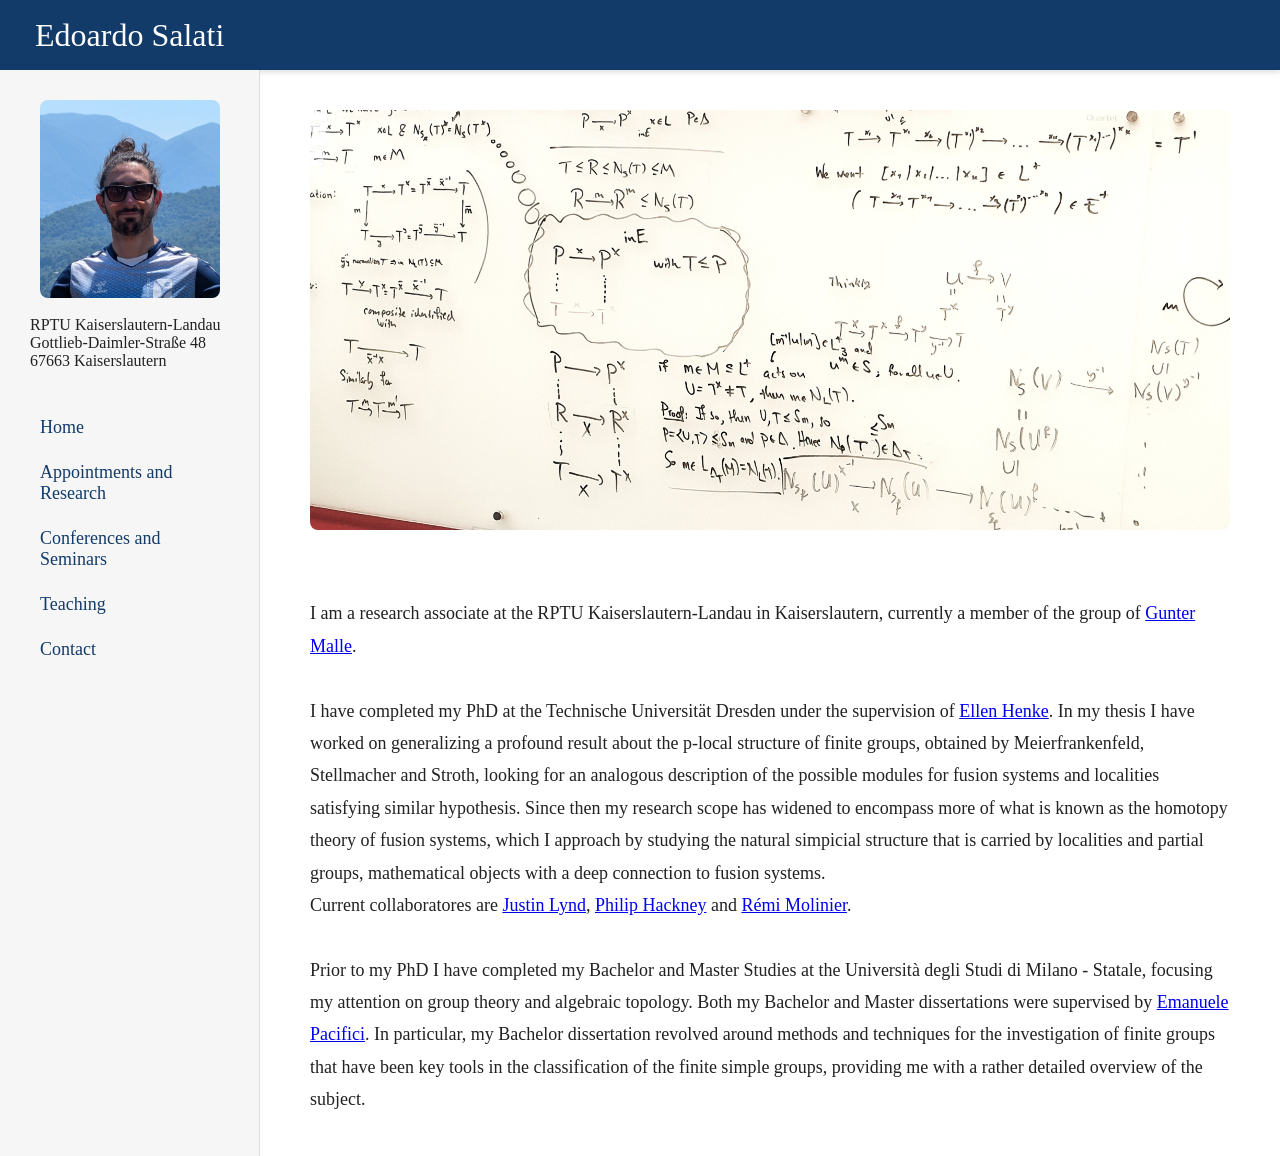
<file: index.html>
<!DOCTYPE html>

<html lang="en">

<head>

<meta charset="UTF-8">

<title>Edoardo Salati - Mathematician - Postdoc</title>

<meta name="description"
      content="Personal webpage of Edoardo Salati, mathematician working in algebra and homotopy theory, involved in both research and teaching.">

<link rel="stylesheet" href="style.css">

</head>


<body>


<header>

    Edoardo Salati

</header>



<div class="container">


<aside>


<img class="profile" src="foto-me.jpg" alt="">



<p class="address">

    <br>
RPTU Kaiserslautern-Landau  <br>
Gottlieb-Daimler-Straße 48  <br>
67663 Kaiserslautern 

</p>


<nav>

<a href="index.html">Home</a>

<a href="research.html">Appointments and Research</a>

<a href="conferences.html">Conferences and Seminars</a>

<a href="teaching.html">Teaching</a>

<a href="contact.html">Contact</a>

</nav>


</aside>



<main>


<div class="hero">

<img src="foto-home-3.jpg" alt="">

</div>




<p>

    <br>

        I am a research associate at the RPTU Kaiserslautern-Landau in Kaiserslautern, currently a member of the group of <a href="https://agag-malle.math.rptu.de/~malle/de/index.html">Gunter Malle</a>. 
        <br><br>
        I have completed my PhD at the Technische Universität Dresden under the supervision of <a href="https://tu-dresden.de/mn/math/algebra/henke">Ellen Henke</a>. In my thesis I have worked
        on generalizing a profound result about the p-local structure of finite groups, obtained by Meierfrankenfeld, Stellmacher and Stroth, looking for an analogous description of the possible 
        modules for fusion systems and localities satisfying similar hypothesis. Since then my research scope has widened to encompass more of what is known as the homotopy theory of 
        fusion systems, which I approach by studying the natural simpicial structure that is carried by localities and partial groups, mathematical objects with a deep connection to fusion systems.<br>
        Current collaboratores are <a href="https://userweb.ucs.louisiana.edu/~jxl7583/">Justin Lynd</a>,  
        <a href="http://phck.net/">Philip Hackney</a> and <a href="https://www-fourier.univ-grenoble-alpes.fr/~molinier/">R&eacute;mi Molinier</a>. 
        <br><br>
        Prior to my PhD I have completed my Bachelor and Master Studies at the Università degli Studi di Milano - Statale, focusing my attention on group theory and algebraic topology. 
        Both my Bachelor and Master dissertations were supervised by <a href="https://sites.google.com/unifi.it/pacifici/home">Emanuele Pacifici</a>. In particular, my Bachelor dissertation 
        revolved around methods and techniques for the investigation of finite groups that have been key tools in the classification of the finite simple groups, providing me with a rather 
        detailed overview of the subject.

</p>


</main>


</div>


</body>

</html>
</file>
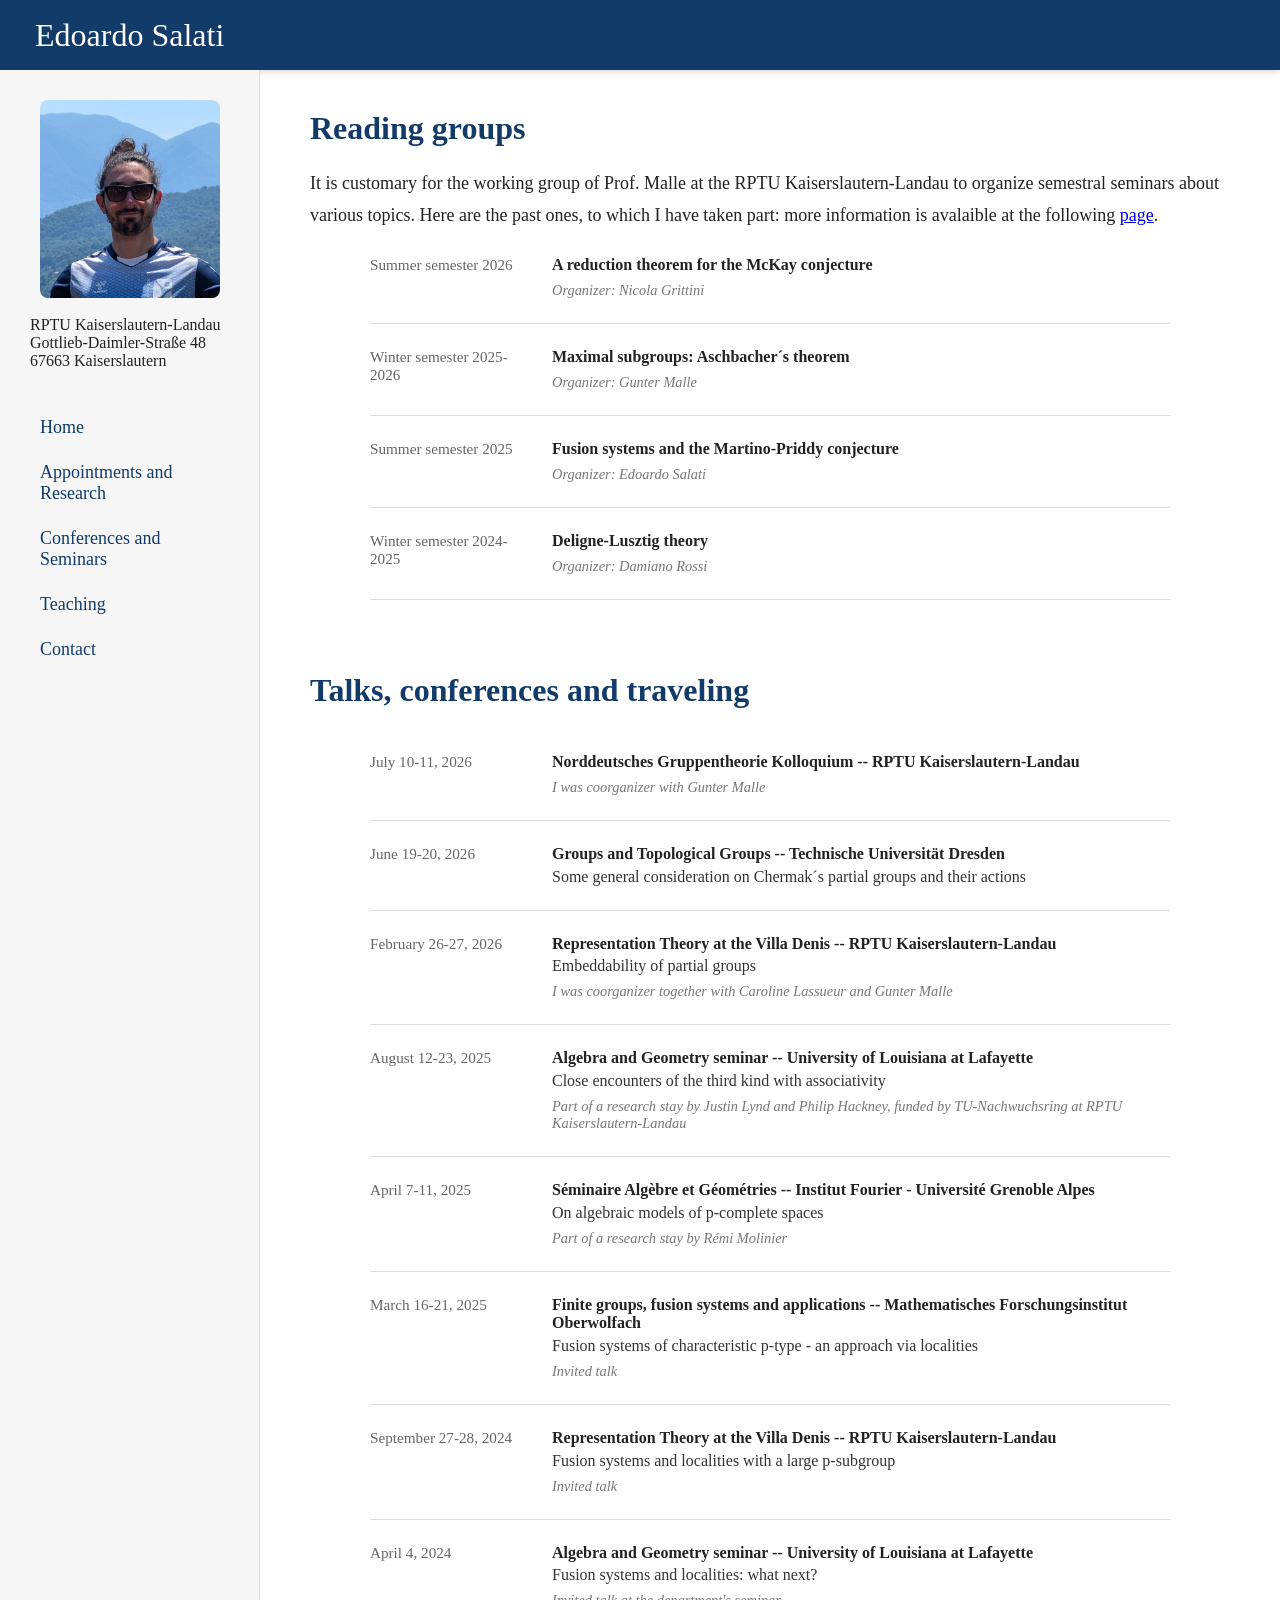
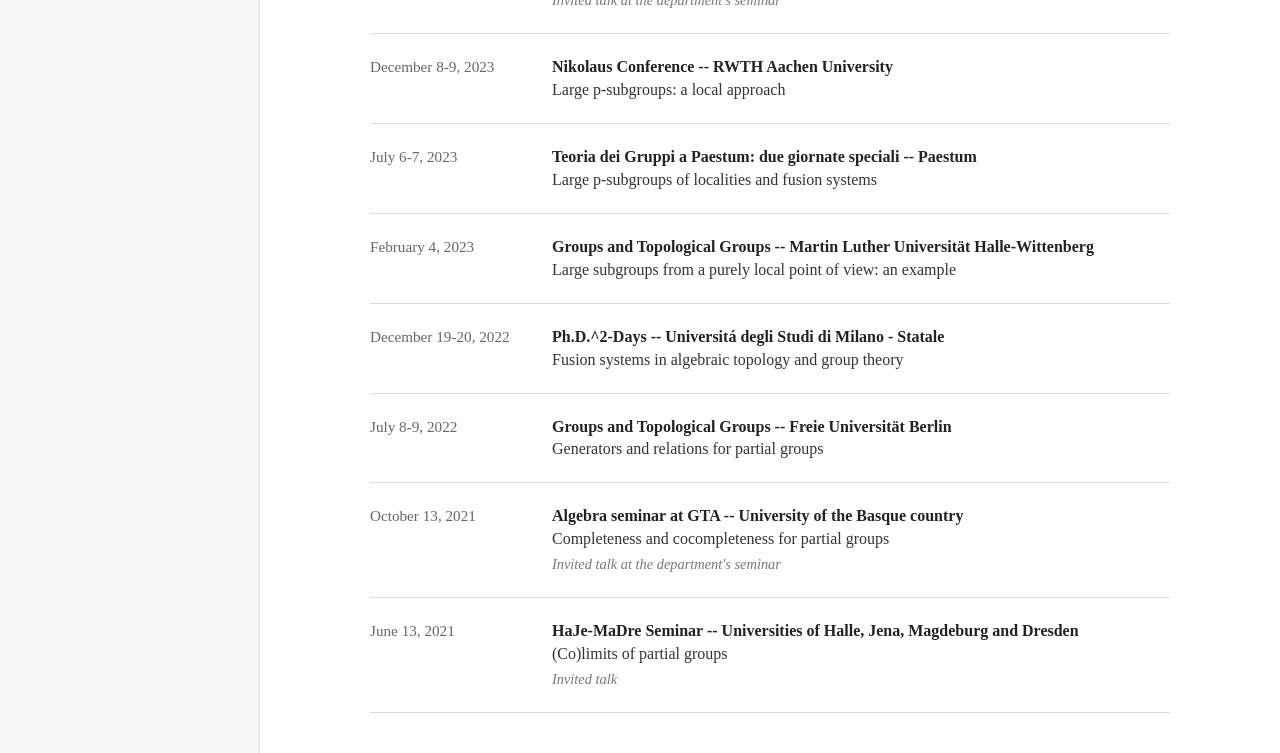
<file: conferences.html>
<!DOCTYPE html>

<html lang="en">

<head>

<meta charset="UTF-8">

<title>Conferences - Edoardo Salati</title>

<link rel="stylesheet" href="style.css">

</head>


<body>


<header>

Edoardo Salati

</header>


<div class="container">


<aside>

<img class="profile" src="foto-me.jpg">

<p class="address">
 
 <br>
RPTU Kaiserslautern-Landau   <br>
Gottlieb-Daimler-Straße 48  <br>
67663 Kaiserslautern

</p>


<nav>

<a href="index.html">Home</a>

<a href="research.html">Appointments and Research</a>

<a href="conferences.html">Conferences and Seminars</a>

<a href="teaching.html">Teaching</a>

<a href="contact.html">Contact</a>

</nav>


</aside>



<main>

<h2>Reading groups</h2>

 <p>It is customary for the working group of Prof. Malle at the RPTU Kaiserslautern-Landau to organize semestral seminars about various topics. Here are the past ones, to which I have taken part: more
  information is avalaible at the following <a href="https://math.rptu.de/ags/agag/aktivitaeten/oberseminare/oberseminar-representation-theory-ag-malle">page</a>.</p>

  <div class="talks">

   <div class="talk">
    <div class="date">Summer semester 2026</div>
    <div>
      <div class="conference">A reduction theorem for the McKay conjecture</div>
      <div class="talk-info">Organizer: Nicola Grittini</div>
    </div>
  </div>

   <div class="talk">
    <div class="date">Winter semester 2025-2026</div>
    <div>
      <div class="conference">Maximal subgroups: Aschbacher´s theorem</div>
      <div class="talk-info">Organizer: Gunter Malle</div>
    </div>
  </div>

   <div class="talk">
    <div class="date">Summer semester 2025</div>
    <div>
      <div class="conference">Fusion systems and the Martino-Priddy conjecture</div>
      <div class="talk-info">Organizer: Edoardo Salati</div>
    </div>
  </div>

 <div class="talk">
    <div class="date">Winter semester 2024-2025</div>
    <div>
      <div class="conference">Deligne-Lusztig theory</div>
      <div class="talk-info">Organizer: Damiano Rossi</div>
    </div>
 </div>

  </div>



 
<br><br><br><br>
 
<h2>Talks, conferences and traveling</h2>

<div class="talks">

 <div class="talk">
    <div class="date">July 10-11, 2026</div>
    <div>
      <div class="conference">Norddeutsches Gruppentheorie Kolloquium -- RPTU Kaiserslautern-Landau</div>
      <div class="talk-info">I was coorganizer with Gunter Malle</div>
    </div>
  </div>

 <div class="talk">
    <div class="date">June 19-20, 2026</div>
    <div>
      <div class="conference">Groups and Topological Groups -- Technische Universit&auml;t Dresden</div>
      <div class="title">Some general consideration on Chermak´s partial groups and their actions</div>
    </div>
  </div>

 <div class="talk">
    <div class="date">February 26-27, 2026</div>
    <div>
      <div class="conference">Representation Theory at the Villa Denis -- RPTU Kaiserslautern-Landau</div>
      <div class="title">Embeddability of partial groups</div>
      <div class="talk-info">I was coorganizer together with Caroline Lassueur and Gunter Malle</div>
    </div>
  </div>

<div class="talk">
    <div class="date">August 12-23, 2025</div>
    <div>
      <div class="conference">Algebra and Geometry seminar -- University of Louisiana at Lafayette</div>
      <div class="title">Close encounters of the third kind with associativity</div>
      <div class="talk-info">Part of a research stay by Justin Lynd and Philip Hackney, funded by TU-Nachwuchsring at RPTU Kaiserslautern-Landau</div>
    </div>
  </div>
 
 <div class="talk">
    <div class="date">April 7-11, 2025</div>
    <div>
      <div class="conference">S&eacute;minaire Alg&egrave;bre et G&eacute;om&eacute;tries -- Institut Fourier - Universit&eacute; Grenoble Alpes</div>
      <div class="title">On algebraic models of p-complete spaces</div>
      <div class="talk-info">Part of a research stay by R&eacute;mi Molinier</div>
    </div>
  </div>

 <div class="talk">
    <div class="date">March 16-21, 2025</div>
    <div>
      <div class="conference">Finite groups, fusion systems and applications -- Mathematisches Forschungsinstitut Oberwolfach</div>
      <div class="title">Fusion systems of characteristic p-type - an approach via localities</div>
     <div class="talk-info">Invited talk</div>
    </div>
  </div>

 <div class="talk">
    <div class="date">September 27-28, 2024</div>
    <div>
      <div class="conference">Representation Theory at the Villa Denis -- RPTU Kaiserslautern-Landau</div>
      <div class="title">Fusion systems and localities with a large p-subgroup</div>
      <div class="talk-info">Invited talk</div>
    </div>
  </div>

 <div class="talk">
    <div class="date">April 4, 2024</div>
    <div>
      <div class="conference">Algebra and Geometry seminar -- University of Louisiana at Lafayette</div>
      <div class="title">Fusion systems and localities: what next?</div>
      <div class="talk-info">Invited talk at the department's seminar</div>
    </div>
  </div>

 <div class="talk">
    <div class="date">December 8-9, 2023</div>
    <div>
      <div class="conference">Nikolaus Conference -- RWTH Aachen University</div>
      <div class="title">Large p-subgroups: a local approach</div>
    </div>
  </div>

 <div class="talk">
    <div class="date">July 6-7, 2023</div>
    <div>
      <div class="conference">Teoria dei Gruppi a Paestum: due giornate speciali -- Paestum</div>
      <div class="title">Large p-subgroups of localities and fusion systems</div>
    </div>
  </div>

 <div class="talk">
    <div class="date">February 4, 2023</div>
    <div>
      <div class="conference">Groups and Topological Groups -- Martin Luther Universit&auml;t Halle-Wittenberg</div>
      <div class="title">Large subgroups from a purely local point of view: an example</div>
    </div>
  </div>

 <div class="talk">
    <div class="date">December 19-20, 2022</div>
    <div>
      <div class="conference">Ph.D.^2-Days -- Universit&aacute; degli Studi di Milano - Statale</div>
      <div class="title">Fusion systems in algebraic topology and group theory</div>
    </div>
  </div>

 <div class="talk">
    <div class="date">July 8-9, 2022</div>
    <div>
      <div class="conference">Groups and Topological Groups -- Freie Universit&auml;t Berlin</div>
      <div class="title">Generators and relations for partial groups</div>
    </div>
  </div>

  <div class="talk">
    <div class="date">October 13, 2021</div>
    <div>
      <div class="conference">Algebra seminar at GTA -- University of the Basque country</div>
      <div class="title">Completeness and cocompleteness for partial groups</div>
      <div class="talk-info">Invited talk at the department's seminar</div>
    </div>
  </div>

 <div class="talk">
    <div class="date">June 13, 2021</div>
    <div>
      <div class="conference">HaJe-MaDre Seminar -- Universities of Halle, Jena, Magdeburg and Dresden</div>
      <div class="title">(Co)limits of partial groups</div>
      <div class="talk-info">Invited talk</div>
    </div>
  </div>
  

 

</div>




</main>


</div>


</body>

</html>
</file>
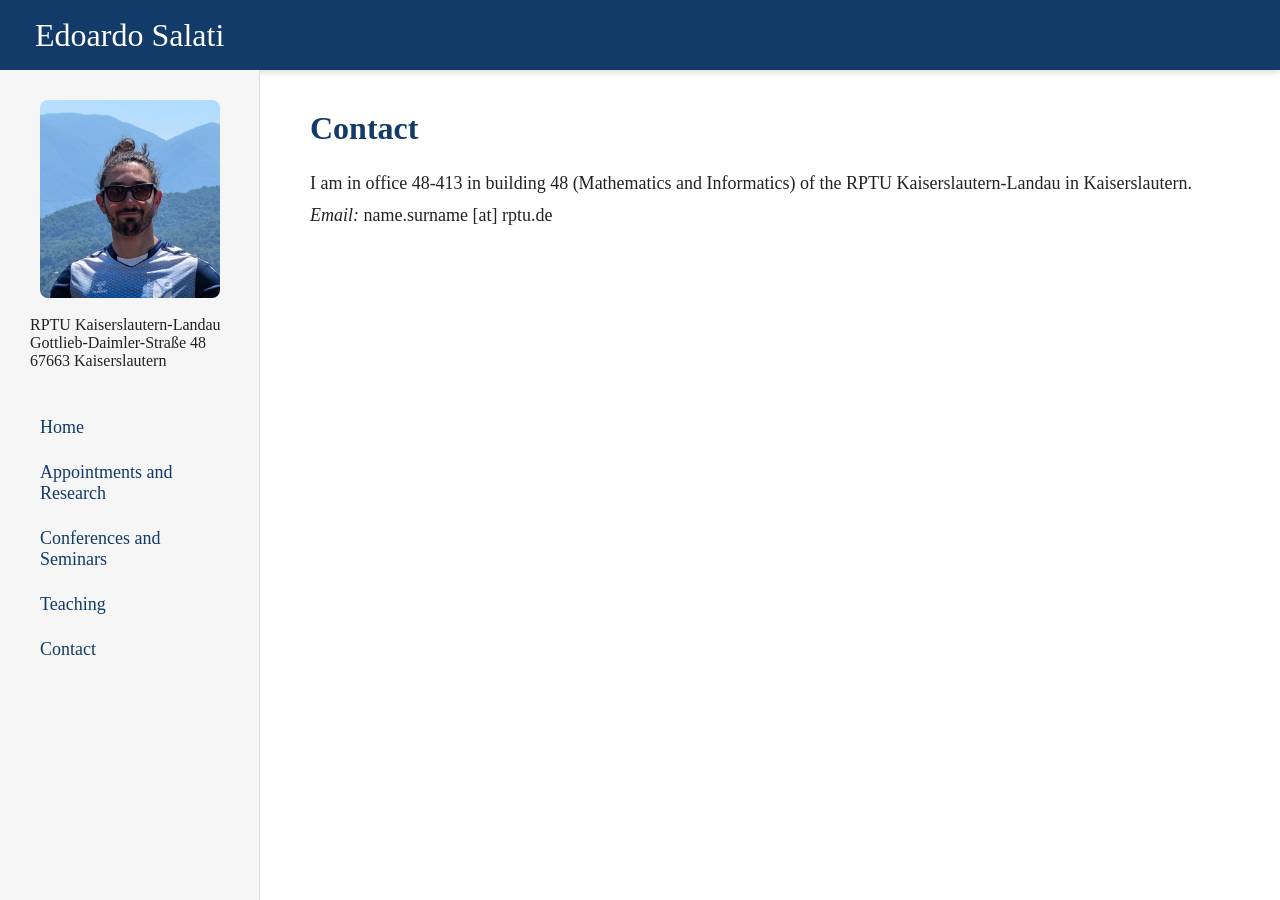
<file: contact.html>
<!DOCTYPE html>

<html lang="en">

<head>

<meta charset="UTF-8">

<title>Contacts - Edoardo Salati</title>

<link rel="stylesheet" href="style.css">

</head>


<body>


<header>

Edoardo Salati

</header>


<div class="container">


<aside>

<img class="profile" src="foto-me.jpg">

<p class="address">
  
  <br>
RPTU Kaiserslautern-Landau   <br>
Gottlieb-Daimler-Straße 48  <br>
67663 Kaiserslautern

</p>


<nav>

<a href="index.html">Home</a>

<a href="research.html">Appointments and Research</a>

<a href="conferences.html">Conferences and Seminars</a>

<a href="teaching.html">Teaching</a>

<a href="contact.html">Contact</a>

</nav>


</aside>



<main>


<h2>Contact</h2>


<p>
I am in office 48-413 in building 48 (Mathematics and Informatics) of the RPTU Kaiserslautern-Landau in Kaiserslautern. <br>
<em>Email: </em> name.surname [at] rptu.de <br>


</p>


</main>


</div>


</body>

</html>
</file>
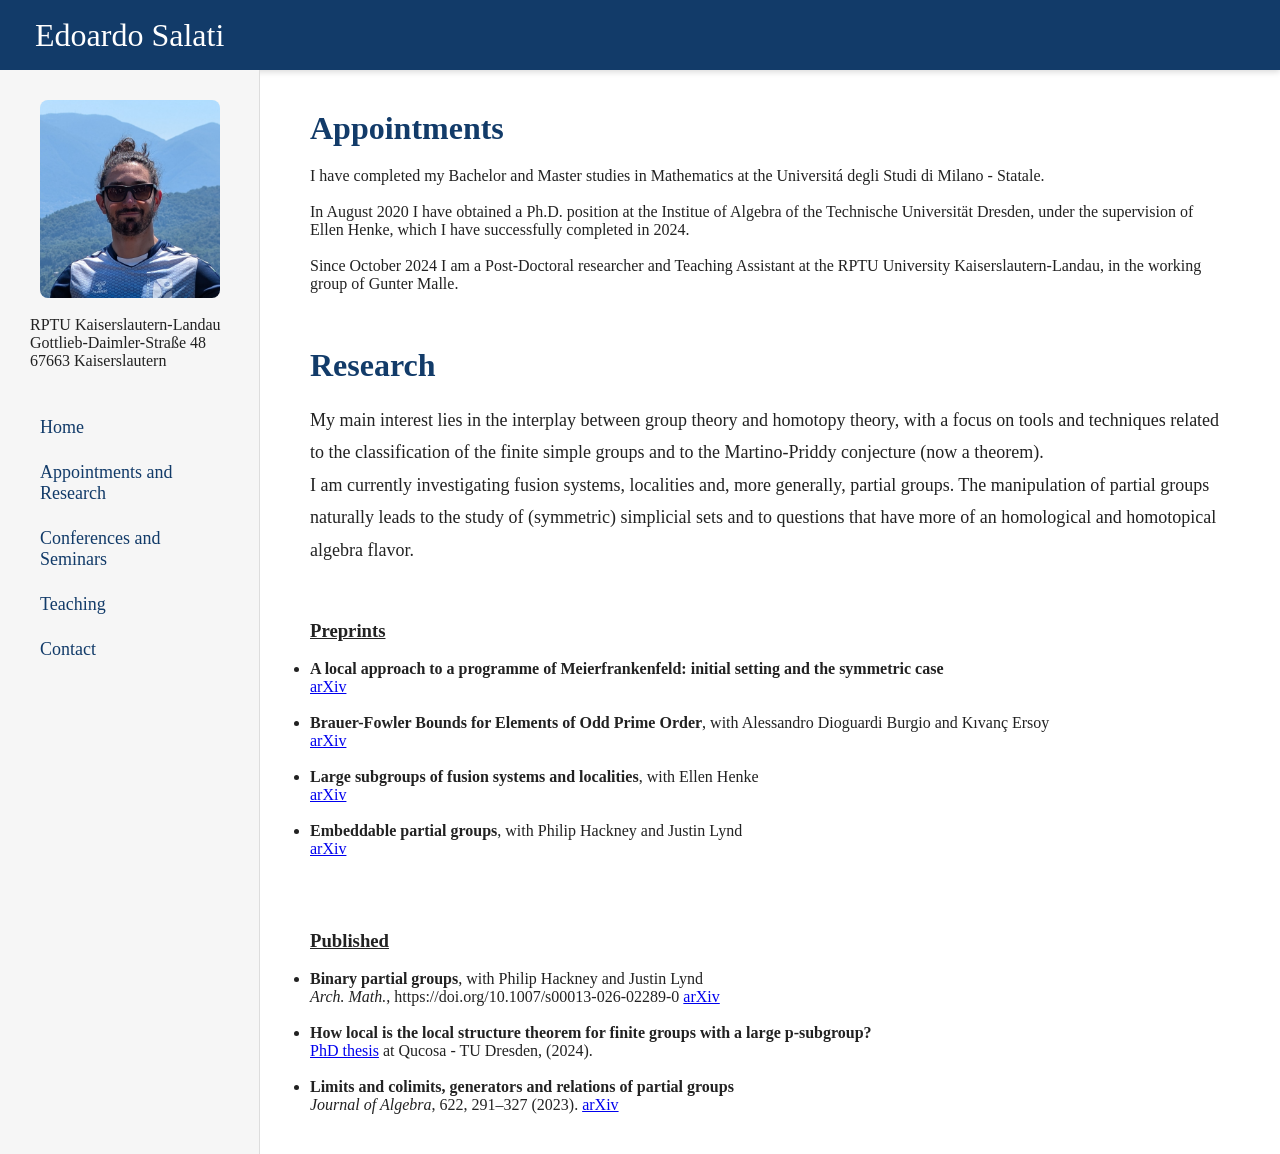
<file: research.html>
<!DOCTYPE html>

<html lang="en">

<head>

<meta charset="UTF-8">

<title>Research - Edoardo Salati</title>

<link rel="stylesheet" href="style.css">

</head>


<body>


<header>

Edoardo Salati

</header>


<div class="container">


<aside>

<img class="profile" src="foto-me.jpg">


<p class="address">

  <br>
RPTU Kaiserslautern-Landau  <br>
Gottlieb-Daimler-Straße 48  <br>
67663 Kaiserslautern  <br>

</p>


<nav>

<a href="index.html">Home</a>

<a href="research.html">Appointments and Research</a>

<a href="conferences.html">Conferences and Seminars</a>

<a href="teaching.html">Teaching</a>

<a href="contact.html">Contact</a>

</nav>


</aside>



<main>

<h2>Appointments</h2>

I have completed my Bachelor and Master studies in Mathematics at the Universit&aacute; degli Studi di Milano - Statale.
  <br><br>
In August 2020 I have obtained a Ph.D. position at the Institue of Algebra of the Technische Universit&auml;t Dresden, under the supervision of Ellen Henke, which I have successfully completed in 2024.
  <br><br>
Since October 2024 I am a Post-Doctoral researcher and Teaching Assistant at the RPTU University Kaiserslautern-Landau, in the working group of Gunter Malle.

  
<br><br><br><br>
  
<h2>Research</h2>


 <p>
        My main interest lies in the interplay between group theory and homotopy theory, with a focus on tools and techniques related to the classification of the finite simple groups and to the
        Martino-Priddy conjecture (now a theorem).
        <br>
        I am currently investigating fusion systems, localities and, more generally, partial groups. The manipulation of partial groups naturally leads to the study of (symmetric) simplicial sets and to
        questions that have more of an homological and homotopical algebra flavor. 
    </p>

    <br><br><br>

    <h3> <u>Preprints</u> </h3>

    <br>
     
     <ul>

  <li>
  <strong>A local approach to a programme of Meierfrankenfeld: initial setting and the symmetric case</strong>
        <br>
  <!-- <em>Transactions of the AMS</em>, 622, 291–327 (2023). -->
  <a href="https://arxiv.org/abs/2609.12760">arXiv</a>
   </li>   
       <br>

   <li>
  <strong>Brauer-Fowler Bounds for Elements of Odd Prime Order</strong>, with Alessandro Dioguardi Burgio and Kıvanç Ersoy
        <br>
  <!-- <em>Journal of Group Theory</em>, 622, 291–327 (2023). -->
  <a href="https://arxiv.org/abs/2608.15194">arXiv</a>
   </li>   
       <br>

   <li>
  <strong>Large subgroups of fusion systems and localities</strong>, with Ellen Henke
        <br>
  <!-- <em>Bulletin of the London Mathematical Society</em>, 622, 291–327 (2023). -->
  <a href="https://arxiv.org/abs/2603.29607">arXiv</a>
   </li>   
       <br>
      
   <li>
  <strong>Embeddable partial groups</strong>, with Philip Hackney and Justin Lynd
        <br>
  <!-- <em>Journal of Algebra</em>, 622, 291–327 (2023). -->
  <a href="https://arxiv.org/abs/2601.19772">arXiv</a>
    </li>  
       <br>      
     </ul>

 <br><br><br>  
 
    
    <h3>  <u>Published</u>  </h3>

  <br>
  
<ul>  
  <li>
  <strong>Binary partial groups</strong>, with Philip Hackney and Justin Lynd
        <br>
   <em>Arch. Math.</em>, https://doi.org/10.1007/s00013-026-02289-0
  <a href="https://arxiv.org/abs/2603.03167">arXiv</a>
     </li>
  <br>

 <li>
  <strong>How local is the local structure theorem for finite groups with a large p-subgroup?</strong>
        <br>
  <a href="https://tud.qucosa.de/landing-page/?tx_dlf[id]=https%3A%2F%2Ftud.qucosa.de%2Fapi%2Fqucosa%253A94969%2Fmets">PhD thesis</a> at Qucosa - TU Dresden, (2024).
  </li>   
  <br>

   <li>
  <strong>Limits and colimits, generators and relations of partial groups</strong>
        <br>
  <em>Journal of Algebra</em>, 622, 291–327 (2023).
  <a href="https://arxiv.org/abs/2109.12410">arXiv</a>
  </li>

 </ul>

</main>


</div>


</body>

</html>
</file>
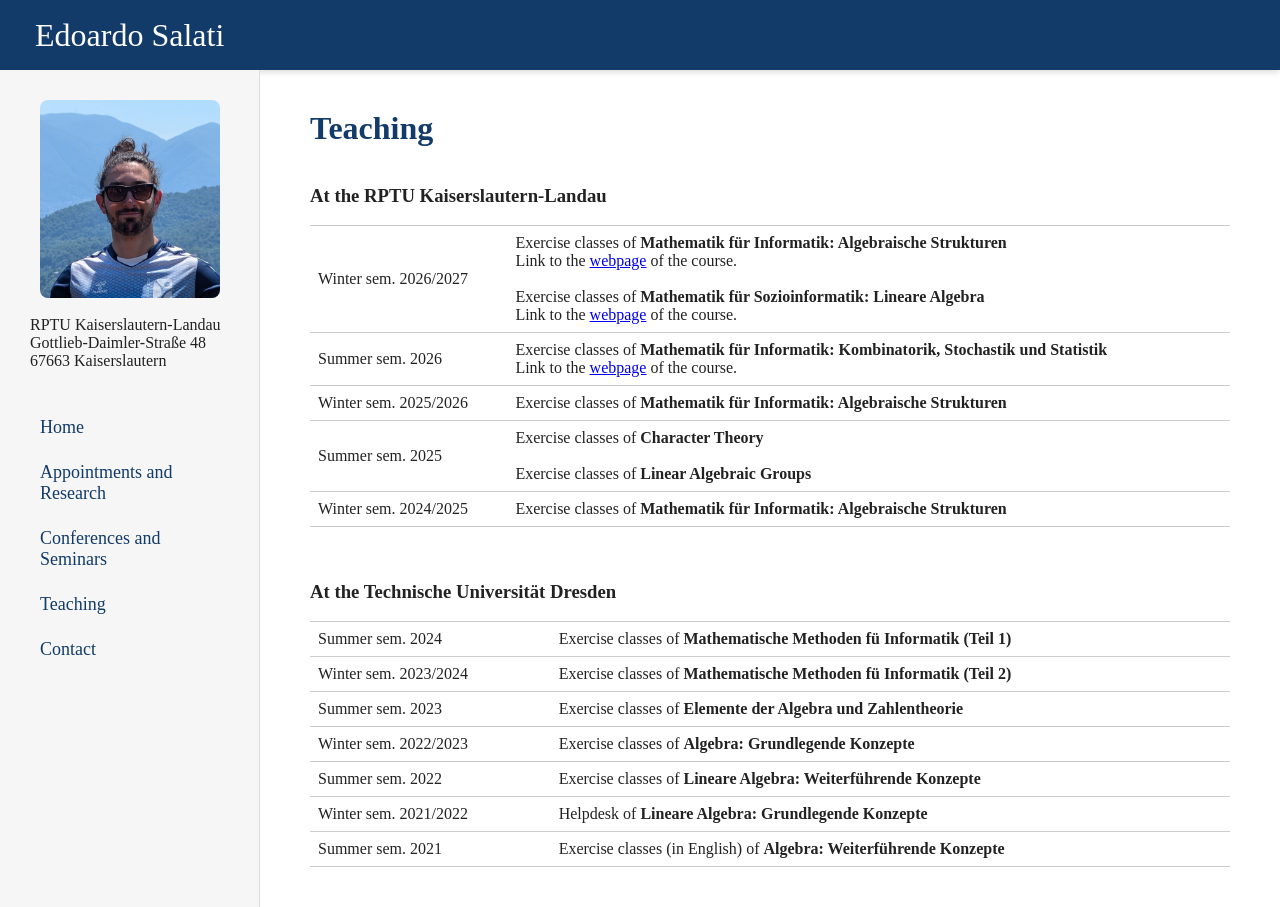
<file: teaching.html>
<!DOCTYPE html>

<html lang="en">

  <style>
  th, td {
    padding: 8px 30px 8px 0; /* top right bottom left */
  }
</style>

<head>

<meta charset="UTF-8">

<title>Teaching - Edoardo Salati</title>

<link rel="stylesheet" href="style.css">

</head>


<body>


<header>

Edoardo Salati

</header>


<div class="container">


<aside>

<img class="profile" src="foto-me.jpg">

<p class="address">
  
  <br>
RPTU Kaiserslautern-Landau  <br>
Gottlieb-Daimler-Straße 48  <br>
67663 Kaiserslautern  

</p>


<nav>

<a href="index.html">Home</a>

<a href="research.html">Appointments and Research</a>

<a href="conferences.html">Conferences and Seminars</a>

<a href="teaching.html">Teaching</a>

<a href="contact.html">Contact</a>

</nav>


</aside>



<main>


<h2>Teaching</h2>
  <br>

<h3>At the RPTU Kaiserslautern-Landau</h3>
  <br>

  
<table class="my-table">

<tr>
    <td>Winter sem. 2026/2027</td>
    <td>  Exercise classes of <b>Mathematik f&uuml;r Informatik: Algebraische Strukturen</b> 
             <br>
             Link to the <a href="https://agag-jboehm.math.rptu.de/~boehm/lehre/2627_MfI_AgS/">webpage</a> of the course.
            <br><br>
            Exercise classes of <b>Mathematik f&uuml;r Sozioinformatik: Lineare Algebra</b>
               <br>
              Link to the <a href="https://agag-jboehm.math.rptu.de/~boehm/lehre/2627_MfI_AgS/mfsi.htm">webpage</a> of the course.</td>
  </tr>
  
  <tr>
    <td>Summer sem. 2026</td>
    <td>  Exercise classes of <b>Mathematik f&uuml;r Informatik: Kombinatorik, Stochastik und Statistik</b> <br>
            Link to the <a href="https://agag-jboehm.math.rptu.de/~boehm/lehre/26_MfI_KSS/">webpage</a> of the course.</td>
  </tr>
  
  <tr>
    <td>Winter sem. 2025/2026</td>
    <td>  Exercise classes of <b>Mathematik f&uuml;r Informatik: Algebraische Strukturen</b> 
  </tr>
  
  <tr>
    <td>Summer sem. 2025</td>
    <td>  Exercise classes of <b>Character Theory</b>
  <br><br>
     Exercise classes of <b>Linear Algebraic Groups</b> 
  </tr>

  <tr>
    <td>Winter sem. 2024/2025</td>
    <td>  Exercise classes of <b>Mathematik f&uuml;r Informatik: Algebraische Strukturen</b> 
  </tr>
  
</table>

  <br><br><br>
<h3>At the Technische Universit&auml;t Dresden</h3>
  <br>

  
<table class="my-table">
  
  <tr>
    <td>Summer sem. 2024</td>
    <td>  Exercise classes of <b>Mathematische Methoden f&uuml; Informatik (Teil 1)</b>
  </tr>

  <tr>
    <td>Winter sem. 2023/2024</td>
    <td>  Exercise classes of <b>Mathematische Methoden f&uuml; Informatik (Teil 2)</b>
  </tr>

  <tr>
    <td>Summer sem. 2023</td>
    <td>  Exercise classes of <b>Elemente der Algebra und Zahlentheorie</b>
  </tr>

  <tr>
    <td>Winter sem. 2022/2023</td>
    <td>  Exercise classes of <b>Algebra: Grundlegende Konzepte</b>
  </tr>

  <tr>
    <td>Summer sem. 2022</td>
    <td>  Exercise classes of <b>Lineare Algebra: Weiterf&uuml;hrende Konzepte</b>
  </tr>

  <tr>
    <td>Winter sem. 2021/2022</td>
    <td>  Helpdesk of <b>Lineare Algebra: Grundlegende Konzepte</b>
  </tr>

  <tr>
    <td>Summer sem. 2021</td>
    <td>  Exercise classes (in English) of <b> Algebra: Weiterf&uuml;hrende Konzepte</b>
  </tr>

</table>

  
</main>


</div>


</body>

</html>
</file>
<file: style.css>
/* General */

*{
    margin:0;
    padding:0;
    box-sizing:border-box;
}

body{
    font-family:Georgia, serif;
    color:#222;
    background:white;
}

/* Header */

header{

    height:70px;

    background:#123B69;

    color:white;

    display:flex;

    align-items:center;

    padding-left:35px;

    font-size:2rem;

    box-shadow:0 2px 6px rgba(0,0,0,.15);
}

/* Layout */

.container{

    display:flex;

    min-height:calc(100vh - 70px);
}

/* Sidebar */

aside{

    width:260px;

    background:#f6f6f6;

    padding:30px;

    border-right:1px solid #ddd;
}

aside img{

    width:180px;

    display:block;

    margin:auto;

    border-radius:8px;
}

nav{

    margin-top:35px;
}

nav a{

    display:block;

    padding:12px 10px;

    text-decoration:none;

    color:#123B69;

    font-size:18px;

    transition:.2s;
}

nav a:hover{

    background:#123B69;

    color:white;
}

/* Main content */

main{

    flex:1;

    padding:40px 50px;
}

main h2{

    margin-bottom:20px;

    color:#123B69;

    font-size:2rem;
}

main p{

    line-height:1.8;

    font-size:18px;
}

/* Homepage image */

.hero{

    width:100%;

    height:420px;

    margin-bottom:35px;

    overflow:hidden;

    border-radius:8px;
}

.hero img{

    width:100%;

    height:100%;

    object-fit:cover;
}

.talks {
  max-width: 800px;
  margin: 0 auto;
}

.talk {
  display: grid;
  grid-template-columns: 150px 1fr;
  gap: 2rem;
  padding: 1.5rem 0;
  border-bottom: 1px solid #ddd;
}

.date {
  color: #666;
  font-size: 0.95rem;
}

.conference {
  font-weight: bold;
  margin-bottom: 0.3rem;
}

.title {
  color: #333;
}

.talk-info {
  margin-top: 0.5rem;
  color: #777;
  font-size: 0.9rem;
  font-style: italic;
}

.my-table {
    border-collapse: collapse;
    width: 100%;
}

.my-table td {
    padding: 8px;
    border-bottom: 1px solid #ccc;
    border-top: 1px solid #ccc;
}
</file>
